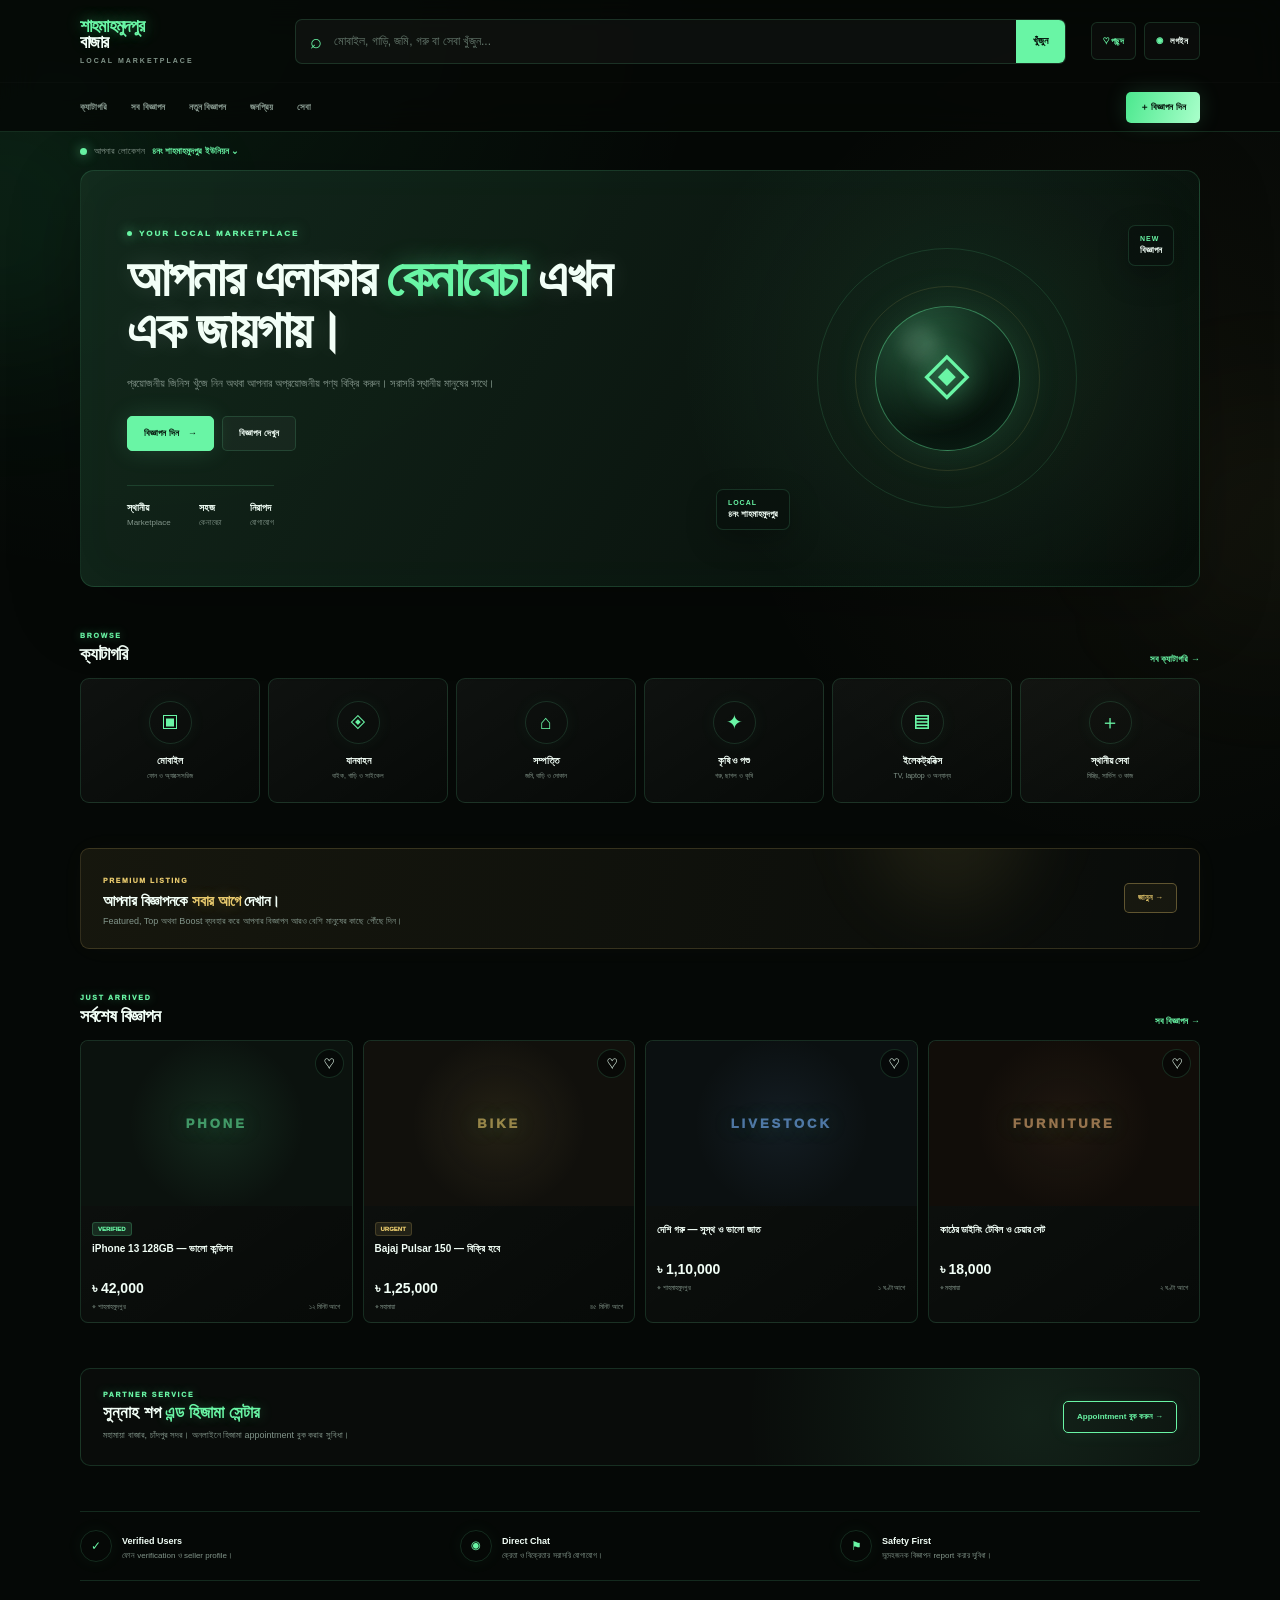
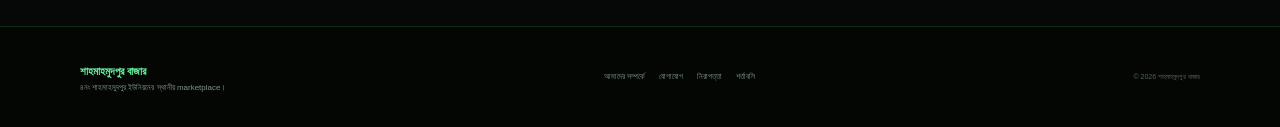
<file: index.html>
<!DOCTYPE html>
<html lang="bn">
<head>
  <meta charset="UTF-8">
  <meta name="viewport" content="width=device-width, initial-scale=1.0">

  <title>শাহমাহমুদপুর বাজার | স্থানীয় ক্রয়-বিক্রয়</title>
  <meta
    name="description"
    content="৪নং শাহমাহমুদপুর ইউনিয়নের স্থানীয় ক্রয়-বিক্রয় মার্কেটপ্লেস।"
  >

  <link rel="stylesheet" href="style.css">
</head>

<body>

  <!-- Ambient Background -->
  <div class="ambient ambient-one"></div>
  <div class="ambient ambient-two"></div>
  <div class="ambient-grid"></div>

  <!-- Header -->
  <header class="site-header">

    <div class="container header-inner">

      <a href="index.html" class="brand">
        <span class="brand-main">শাহমাহমুদপুর</span>
        <span class="brand-sub">বাজার</span>
        <small>LOCAL MARKETPLACE</small>
      </a>

      <div class="header-search">

        <div class="search-box">

          <span class="search-icon">⌕</span>

          <input
            id="searchInput"
            type="search"
            placeholder="মোবাইল, গাড়ি, জমি, গরু বা সেবা খুঁজুন..."
            autocomplete="off"
          >

          <button id="searchButton" type="button">
            খুঁজুন
          </button>

        </div>

      </div>

      <div class="header-actions">

        <button class="icon-button" id="favoriteButton" type="button">
          ♡
          <span>পছন্দ</span>
        </button>

        <button class="account-button" id="loginButton" type="button">
          <span class="account-icon">◉</span>
          <span>লগইন</span>
        </button>

      </div>

    </div>

    <!-- Navigation -->
    <nav class="main-nav">

      <div class="container nav-inner">

        <div class="nav-links">

          <button type="button">ক্যাটাগরি</button>
          <button type="button">সব বিজ্ঞাপন</button>
          <button type="button">নতুন বিজ্ঞাপন</button>
          <button type="button">জনপ্রিয়</button>
          <button type="button">সেবা</button>

        </div>

        <button class="post-ad-button" id="postAdButton" type="button">
          <span>＋</span>
          বিজ্ঞাপন দিন
        </button>

      </div>

    </nav>

  </header>


  <main>

    <!-- Location -->
    <section class="location-section">

      <div class="container">

        <div class="location">

          <span class="location-dot"></span>

          <span>আপনার লোকেশন</span>

          <button type="button">
            ৪নং শাহমাহমুদপুর ইউনিয়ন
            <span>⌄</span>
          </button>

        </div>

      </div>

    </section>


    <!-- Hero -->
    <section class="hero-section">

      <div class="container">

        <div class="hero">

          <div class="hero-content">

            <div class="eyebrow">
              <span></span>
              YOUR LOCAL MARKETPLACE
            </div>

            <h1>
              আপনার এলাকার
              <strong>কেনাবেচা</strong>
              এখন এক জায়গায়।
            </h1>

            <p>
              প্রয়োজনীয় জিনিস খুঁজে নিন অথবা আপনার অপ্রয়োজনীয়
              পণ্য বিক্রি করুন। সরাসরি স্থানীয় মানুষের সাথে।
            </p>

            <div class="hero-actions">

              <button
                class="primary-button"
                id="heroPostButton"
                type="button"
              >
                বিজ্ঞাপন দিন
                <span>→</span>
              </button>

              <button
                class="secondary-button"
                id="exploreButton"
                type="button"
              >
                বিজ্ঞাপন দেখুন
              </button>

            </div>

            <div class="hero-stats">

              <div>
                <strong>স্থানীয়</strong>
                <span>Marketplace</span>
              </div>

              <div>
                <strong>সহজ</strong>
                <span>কেনাবেচা</span>
              </div>

              <div>
                <strong>নিরাপদ</strong>
                <span>যোগাযোগ</span>
              </div>

            </div>

          </div>


          <div class="hero-visual">

            <div class="visual-ring ring-one"></div>
            <div class="visual-ring ring-two"></div>

            <div class="market-orb">

              <div class="orb-shine"></div>

              <div class="orb-symbol">
                ◈
              </div>

            </div>

            <div class="floating-card card-top">
              <span>NEW</span>
              <strong>বিজ্ঞাপন</strong>
            </div>

            <div class="floating-card card-bottom">
              <span>LOCAL</span>
              <strong>৪নং শাহমাহমুদপুর</strong>
            </div>

          </div>

        </div>

      </div>

    </section>


    <!-- Categories -->
    <section class="section">

      <div class="container">

        <div class="section-heading">

          <div>
            <span class="section-kicker">BROWSE</span>
            <h2>ক্যাটাগরি</h2>
          </div>

          <button type="button" class="view-all">
            সব ক্যাটাগরি →
          </button>

        </div>


        <div class="category-grid">

          <button class="category-card" data-category="মোবাইল" type="button">
            <span class="category-icon">▣</span>
            <strong>মোবাইল</strong>
            <small>ফোন ও অ্যাক্সেসরিজ</small>
          </button>

          <button class="category-card" data-category="যানবাহন" type="button">
            <span class="category-icon">◈</span>
            <strong>যানবাহন</strong>
            <small>বাইক, গাড়ি ও সাইকেল</small>
          </button>

          <button class="category-card" data-category="সম্পত্তি" type="button">
            <span class="category-icon">⌂</span>
            <strong>সম্পত্তি</strong>
            <small>জমি, বাড়ি ও দোকান</small>
          </button>

          <button class="category-card" data-category="কৃষি" type="button">
            <span class="category-icon">✦</span>
            <strong>কৃষি ও পশু</strong>
            <small>গরু, ছাগল ও কৃষি</small>
          </button>

          <button class="category-card" data-category="ইলেকট্রনিক্স" type="button">
            <span class="category-icon">▤</span>
            <strong>ইলেকট্রনিক্স</strong>
            <small>TV, laptop ও অন্যান্য</small>
          </button>

          <button class="category-card" data-category="সেবা" type="button">
            <span class="category-icon">＋</span>
            <strong>স্থানীয় সেবা</strong>
            <small>মিস্ত্রি, সার্ভিস ও কাজ</small>
          </button>

        </div>

      </div>

    </section>


    <!-- Featured Promotion -->
    <section class="section">

      <div class="container">

        <div class="promotion">

          <div class="promotion-light"></div>

          <div class="promotion-content">

            <span class="promotion-label">
              PREMIUM LISTING
            </span>

            <h2>
              আপনার বিজ্ঞাপনকে
              <strong>সবার আগে</strong> দেখান।
            </h2>

            <p>
              Featured, Top অথবা Boost ব্যবহার করে
              আপনার বিজ্ঞাপন আরও বেশি মানুষের কাছে পৌঁছে দিন।
            </p>

          </div>

          <button id="promotionButton" type="button">
            জানুন →
          </button>

        </div>

      </div>

    </section>


    <!-- Latest Ads -->
    <section class="section listings-section">

      <div class="container">

        <div class="section-heading">

          <div>
            <span class="section-kicker">JUST ARRIVED</span>
            <h2>সর্বশেষ বিজ্ঞাপন</h2>
          </div>

          <button id="allAdsButton" type="button" class="view-all">
            সব বিজ্ঞাপন →
          </button>

        </div>


        <div class="listing-grid">

          <article class="listing-card">

            <button class="favorite" type="button" aria-label="Favourite">
              ♡
            </button>

            <div class="listing-image phone-image">
              <span>PHONE</span>
            </div>

            <div class="listing-content">

              <span class="verified-badge">
                VERIFIED
              </span>

              <h3>
                iPhone 13 128GB — ভালো কন্ডিশন
              </h3>

              <strong class="listing-price">
                ৳ 42,000
              </strong>

              <div class="listing-meta">
                <span>⌖ শাহমাহমুদপুর</span>
                <span>১২ মিনিট আগে</span>
              </div>

            </div>

          </article>


          <article class="listing-card">

            <button class="favorite" type="button" aria-label="Favourite">
              ♡
            </button>

            <div class="listing-image bike-image">
              <span>BIKE</span>
            </div>

            <div class="listing-content">

              <span class="urgent-badge">
                URGENT
              </span>

              <h3>
                Bajaj Pulsar 150 — বিক্রি হবে
              </h3>

              <strong class="listing-price">
                ৳ 1,25,000
              </strong>

              <div class="listing-meta">
                <span>⌖ মহামায়া</span>
                <span>৪৫ মিনিট আগে</span>
              </div>

            </div>

          </article>


          <article class="listing-card">

            <button class="favorite" type="button" aria-label="Favourite">
              ♡
            </button>

            <div class="listing-image livestock-image">
              <span>LIVESTOCK</span>
            </div>

            <div class="listing-content">

              <h3>
                দেশি গরু — সুস্থ ও ভালো জাত
              </h3>

              <strong class="listing-price">
                ৳ 1,10,000
              </strong>

              <div class="listing-meta">
                <span>⌖ শাহমাহমুদপুর</span>
                <span>১ ঘণ্টা আগে</span>
              </div>

            </div>

          </article>


          <article class="listing-card">

            <button class="favorite" type="button" aria-label="Favourite">
              ♡
            </button>

            <div class="listing-image furniture-image">
              <span>FURNITURE</span>
            </div>

            <div class="listing-content">

              <h3>
                কাঠের ডাইনিং টেবিল ও চেয়ার সেট
              </h3>

              <strong class="listing-price">
                ৳ 18,000
              </strong>

              <div class="listing-meta">
                <span>⌖ মহামায়া</span>
                <span>২ ঘণ্টা আগে</span>
              </div>

            </div>

          </article>

        </div>

      </div>

    </section>


    <!-- Hijama -->
    <section class="section">

      <div class="container">

        <div class="service-banner">

          <div>

            <span class="section-kicker">
              PARTNER SERVICE
            </span>

            <h2>
              সুন্নাহ শপ
              <span>এন্ড হিজামা সেন্টার</span>
            </h2>

            <p>
              মহামায়া বাজার, চাঁদপুর সদর।
              অনলাইনে হিজামা appointment বুক করার সুবিধা।
            </p>

          </div>

          <button id="hijamaButton" type="button">
            Appointment বুক করুন →
          </button>

        </div>

      </div>

    </section>


    <!-- Trust -->
    <section class="section trust-section">

      <div class="container">

        <div class="trust-grid">

          <div class="trust-item">
            <span>✓</span>
            <div>
              <strong>Verified Users</strong>
              <p>ফোন verification ও seller profile।</p>
            </div>
          </div>

          <div class="trust-item">
            <span>◉</span>
            <div>
              <strong>Direct Chat</strong>
              <p>ক্রেতা ও বিক্রেতার সরাসরি যোগাযোগ।</p>
            </div>
          </div>

          <div class="trust-item">
            <span>⚑</span>
            <div>
              <strong>Safety First</strong>
              <p>সন্দেহজনক বিজ্ঞাপন report করার সুবিধা।</p>
            </div>
          </div>

        </div>

      </div>

    </section>

  </main>


  <!-- Footer -->
  <footer class="site-footer">

    <div class="container footer-inner">

      <div>
        <strong>শাহমাহমুদপুর বাজার</strong>
        <p>
          ৪নং শাহমাহমুদপুর ইউনিয়নের স্থানীয় marketplace।
        </p>
      </div>

      <div class="footer-links">
        <button type="button">আমাদের সম্পর্কে</button>
        <button type="button">যোগাযোগ</button>
        <button type="button">নিরাপত্তা</button>
        <button type="button">শর্তাবলি</button>
      </div>

      <small>
        © 2026 শাহমাহমুদপুর বাজার
      </small>

    </div>

  </footer>


  <div id="toast" class="toast" role="status"></div>

  <script src="app.js"></script>

</body>
</html>
</file>
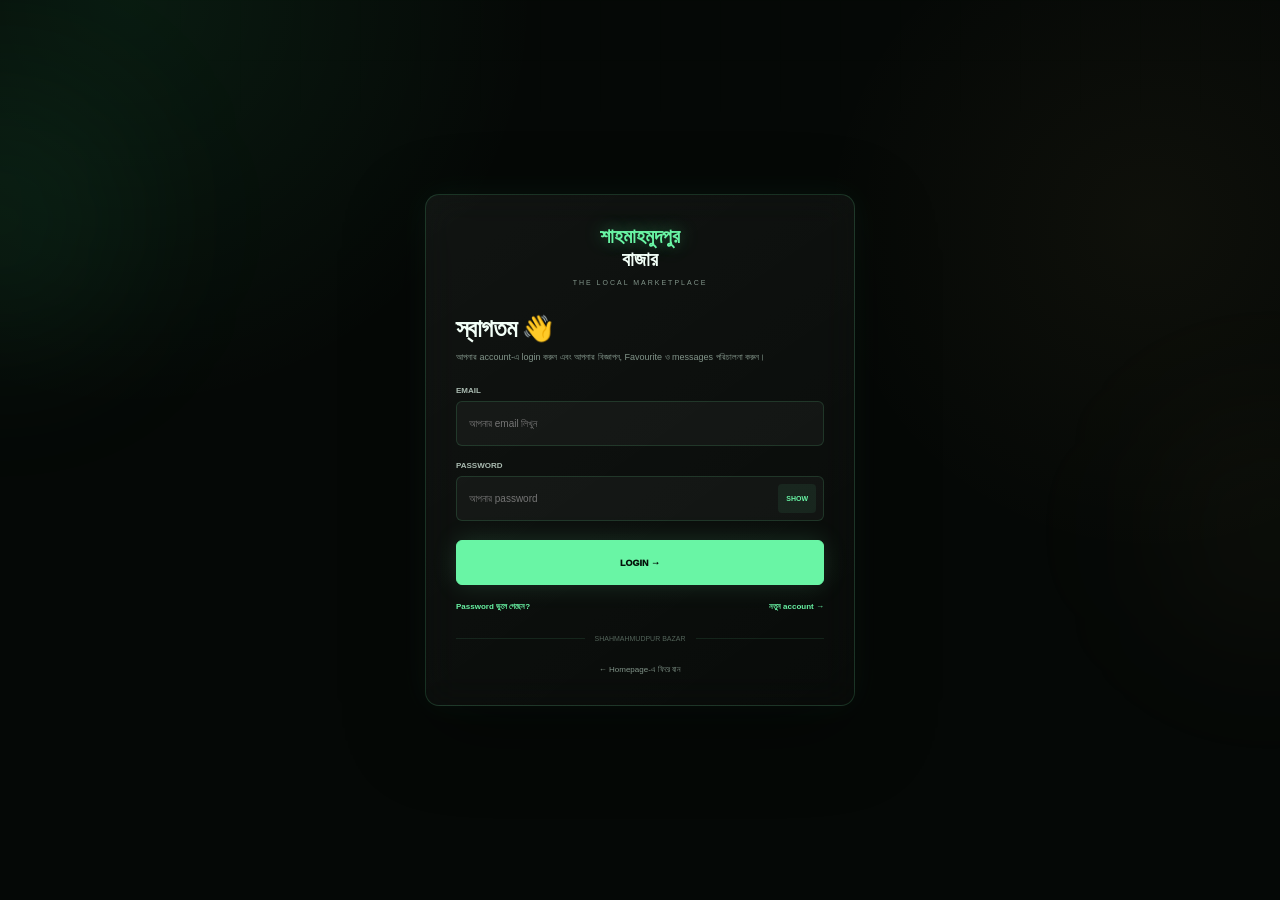
<file: login.html>
<!DOCTYPE html><html lang="bn">
<head>
  <meta charset="UTF-8">
  <meta name="viewport" content="width=device-width, initial-scale=1.0">  <title>লগইন | শাহমাহমুদপুর বাজার</title>  <link rel="stylesheet" href="style.css">  <style>
    .auth-page {
      min-height: 100vh;
      display: flex;
      align-items: center;
      justify-content: center;
      padding: 30px 15px;
    }

    .auth-box {
      width: min(100%, 430px);
      padding: 30px;
      border: 1px solid rgba(105,245,165,.16);
      border-radius: 14px;
      background:
        linear-gradient(
          145deg,
          rgba(255,255,255,.05),
          rgba(255,255,255,.015)
        );
      box-shadow:
        0 25px 80px rgba(0,0,0,.4),
        0 0 35px rgba(105,245,165,.06);
      backdrop-filter: blur(18px);
    }

    .auth-brand {
      text-align: center;
      margin-bottom: 28px;
    }

    .auth-brand strong {
      display: block;
      color: var(--green);
      font-size: 20px;
      text-shadow: 0 0 18px rgba(105,245,165,.4);
    }

    .auth-brand span {
      font-size: 20px;
      font-weight: 900;
    }

    .auth-brand small {
      display: block;
      margin-top: 8px;
      color: var(--muted);
      font-size: 7px;
      letter-spacing: 2px;
    }

    .auth-title {
      font-size: 25px;
      letter-spacing: -.8px;
      margin-bottom: 6px;
    }

    .auth-description {
      color: var(--muted);
      font-size: 9px;
      line-height: 1.6;
      margin-bottom: 22px;
    }

    .auth-field {
      margin-bottom: 15px;
    }

    .auth-field label {
      display: block;
      color: #aabbb1;
      font-size: 8px;
      font-weight: 800;
      margin-bottom: 6px;
    }

    .auth-field input {
      width: 100%;
      height: 45px;
      border: 1px solid rgba(105,245,165,.14);
      border-radius: 6px;
      background: rgba(255,255,255,.035);
      color: white;
      outline: none;
      padding: 0 12px;
      font-size: 10px;
    }

    .auth-field input:focus {
      border-color: rgba(105,245,165,.6);
      box-shadow: 0 0 20px rgba(105,245,165,.08);
    }

    .password-wrap {
      position: relative;
    }

    .password-wrap input {
      padding-right: 70px;
    }

    .show-password {
      position: absolute;
      right: 8px;
      top: 8px;
      height: 29px;
      border: 0;
      border-radius: 4px;
      background: rgba(105,245,165,.07);
      color: var(--green);
      padding: 0 8px;
      font-size: 7px;
      font-weight: 900;
    }

    .auth-submit {
      width: 100%;
      height: 45px;
      border: 1px solid var(--green);
      border-radius: 6px;
      background: var(--green);
      color: #041009;
      font-size: 9px;
      font-weight: 950;
      margin-top: 4px;
      box-shadow: 0 0 25px rgba(105,245,165,.15);
      transition: .2s;
    }

    .auth-submit:hover {
      transform: translateY(-2px);
      box-shadow: 0 0 32px rgba(105,245,165,.28);
    }

    .auth-submit:disabled {
      opacity: .55;
      cursor: not-allowed;
      transform: none;
    }

    .auth-message {
      display: none;
      margin-top: 13px;
      padding: 10px;
      border-radius: 5px;
      font-size: 8px;
      line-height: 1.5;
    }

    .auth-message.show {
      display: block;
    }

    .auth-message.error {
      color: #ff9ba9;
      background: rgba(255,70,100,.07);
      border: 1px solid rgba(255,70,100,.15);
    }

    .auth-message.success {
      color: var(--green);
      background: rgba(105,245,165,.06);
      border: 1px solid rgba(105,245,165,.15);
    }

    .auth-links {
      display: flex;
      justify-content: space-between;
      margin-top: 17px;
    }

    .auth-links a {
      color: var(--green);
      font-size: 8px;
      font-weight: 800;
    }

    .auth-divider {
      display: flex;
      align-items: center;
      gap: 10px;
      margin: 23px 0;
      color: #53645a;
      font-size: 7px;
    }

    .auth-divider::before,
    .auth-divider::after {
      content: "";
      flex: 1;
      height: 1px;
      background: rgba(105,245,165,.1);
    }

    .back-home {
      display: block;
      text-align: center;
      color: var(--muted);
      font-size: 8px;
    }

    .back-home:hover {
      color: var(--green);
    }

    @media(max-width:500px) {
      .auth-box {
        padding: 24px 19px;
      }
    }
  </style></head><body>  <div class="ambient ambient-one"></div>
  <div class="ambient ambient-two"></div>
  <div class="ambient-grid"></div>  <main class="auth-page"><section class="auth-box">

  <div class="auth-brand">
    <strong>শাহমাহমুদপুর</strong>
    <span>বাজার</span>
    <small>THE LOCAL MARKETPLACE</small>
  </div>

  <h1 class="auth-title">স্বাগতম 👋</h1>

  <p class="auth-description">
    আপনার account-এ login করুন এবং আপনার বিজ্ঞাপন,
    Favourite ও messages পরিচালনা করুন।
  </p>

  <form id="loginForm">

    <div class="auth-field">
      <label for="loginEmail">
        EMAIL
      </label>

      <input
        id="loginEmail"
        type="email"
        placeholder="আপনার email লিখুন"
        autocomplete="email"
        required
      >
    </div>

    <div class="auth-field">

      <label for="loginPassword">
        PASSWORD
      </label>

      <div class="password-wrap">

        <input
          id="loginPassword"
          type="password"
          placeholder="আপনার password"
          autocomplete="current-password"
          required
        >

        <button
          class="show-password"
          id="togglePassword"
          type="button"
        >
          SHOW
        </button>

      </div>

    </div>

    <button
      class="auth-submit"
      id="loginSubmit"
      type="submit"
    >
      LOGIN →
    </button>

    <div
      id="loginMessage"
      class="auth-message"
    ></div>

  </form>

  <div class="auth-links">

    <a href="#" id="forgotPassword">
      Password ভুলে গেছেন?
    </a>

    <a href="register.html">
      নতুন account →
    </a>

  </div>

  <div class="auth-divider">
    SHAHMAHMUDPUR BAZAR
  </div>

  <a
    href="index.html"
    class="back-home"
  >
    ← Homepage-এ ফিরে যান
  </a>

</section>

  </main>  <script src="auth.js"></script></body>
</html>
</file>
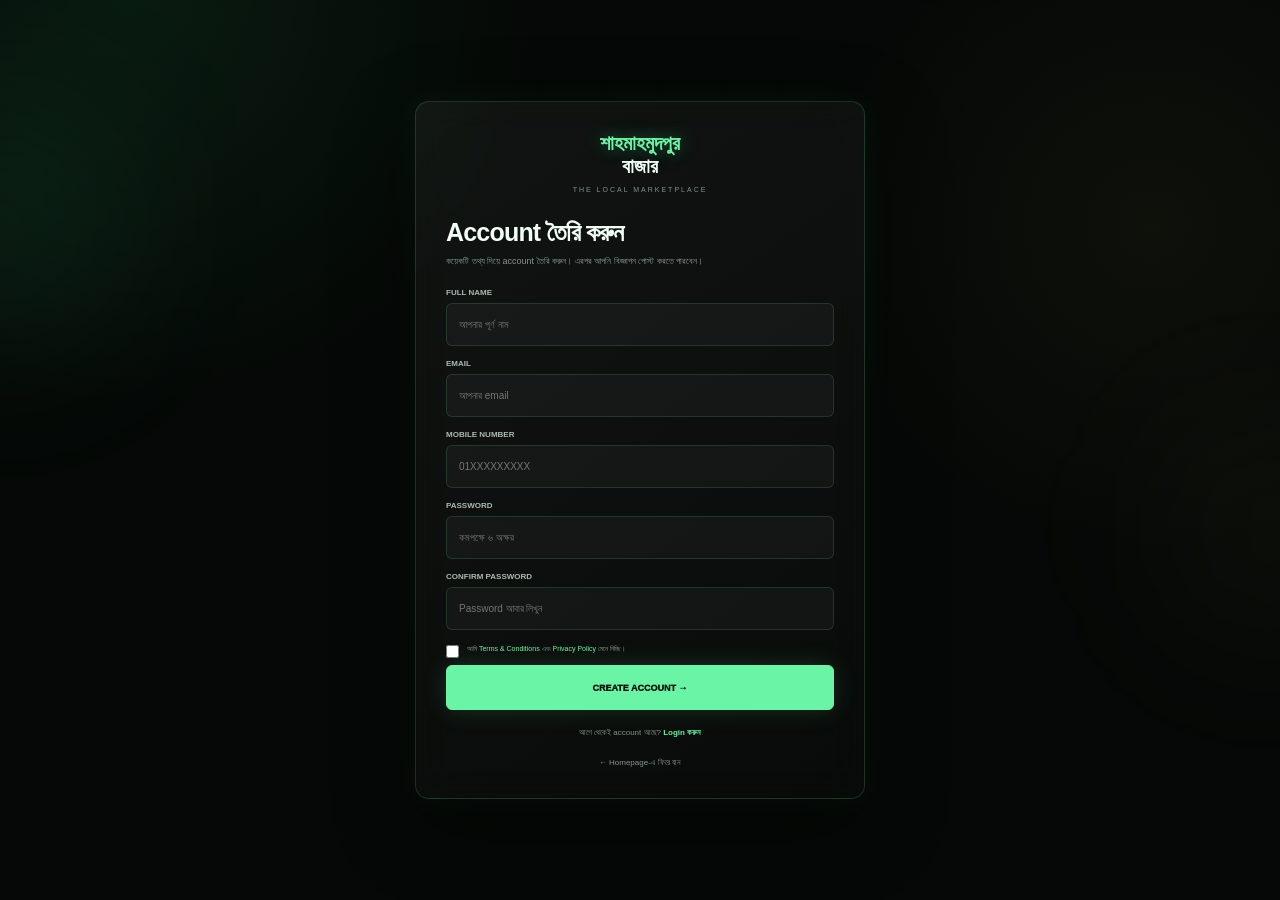
<file: register.html>
<!DOCTYPE html><html lang="bn">
<head>
  <meta charset="UTF-8">
  <meta name="viewport" content="width=device-width, initial-scale=1.0">  <title>Register | শাহমাহমুদপুর বাজার</title>  <link rel="stylesheet" href="style.css">  <style>
    .auth-page {
      min-height: 100vh;
      display: flex;
      align-items: center;
      justify-content: center;
      padding: 30px 15px;
    }

    .auth-box {
      width: min(100%, 450px);
      padding: 30px;
      border: 1px solid rgba(105,245,165,.16);
      border-radius: 14px;
      background:
        linear-gradient(
          145deg,
          rgba(255,255,255,.05),
          rgba(255,255,255,.015)
        );
      box-shadow:
        0 25px 80px rgba(0,0,0,.4),
        0 0 35px rgba(105,245,165,.06);
      backdrop-filter: blur(18px);
    }

    .auth-brand {
      text-align: center;
      margin-bottom: 25px;
    }

    .auth-brand strong {
      display: block;
      color: var(--green);
      font-size: 20px;
      text-shadow: 0 0 18px rgba(105,245,165,.4);
    }

    .auth-brand span {
      font-size: 20px;
      font-weight: 900;
    }

    .auth-brand small {
      display: block;
      margin-top: 8px;
      color: var(--muted);
      font-size: 7px;
      letter-spacing: 2px;
    }

    .auth-title {
      font-size: 25px;
      letter-spacing: -.8px;
      margin-bottom: 6px;
    }

    .auth-description {
      color: var(--muted);
      font-size: 9px;
      line-height: 1.6;
      margin-bottom: 20px;
    }

    .auth-field {
      margin-bottom: 13px;
    }

    .auth-field label {
      display: block;
      color: #aabbb1;
      font-size: 8px;
      font-weight: 800;
      margin-bottom: 6px;
    }

    .auth-field input {
      width: 100%;
      height: 43px;
      border: 1px solid rgba(105,245,165,.14);
      border-radius: 6px;
      background: rgba(255,255,255,.035);
      color: white;
      outline: none;
      padding: 0 12px;
      font-size: 10px;
    }

    .auth-field input:focus {
      border-color: rgba(105,245,165,.6);
      box-shadow: 0 0 20px rgba(105,245,165,.08);
    }

    .auth-submit {
      width: 100%;
      height: 45px;
      border: 1px solid var(--green);
      border-radius: 6px;
      background: var(--green);
      color: #041009;
      font-size: 9px;
      font-weight: 950;
      margin-top: 7px;
      box-shadow: 0 0 25px rgba(105,245,165,.15);
      transition: .2s;
    }

    .auth-submit:hover {
      transform: translateY(-2px);
      box-shadow: 0 0 32px rgba(105,245,165,.28);
    }

    .auth-submit:disabled {
      opacity: .55;
      cursor: not-allowed;
    }

    .terms {
      display: flex;
      align-items: flex-start;
      gap: 8px;
      margin-top: 14px;
      color: var(--muted);
      font-size: 7px;
      line-height: 1.5;
    }

    .terms input {
      margin-top: 1px;
      accent-color: var(--green);
    }

    .terms a {
      color: var(--green);
    }

    .auth-message {
      display: none;
      margin-top: 13px;
      padding: 10px;
      border-radius: 5px;
      font-size: 8px;
      line-height: 1.5;
    }

    .auth-message.show {
      display: block;
    }

    .auth-message.error {
      color: #ff9ba9;
      background: rgba(255,70,100,.07);
      border: 1px solid rgba(255,70,100,.15);
    }

    .auth-message.success {
      color: var(--green);
      background: rgba(105,245,165,.06);
      border: 1px solid rgba(105,245,165,.15);
    }

    .auth-footer {
      text-align: center;
      margin-top: 18px;
      color: var(--muted);
      font-size: 8px;
    }

    .auth-footer a {
      color: var(--green);
      font-weight: 800;
    }

    .back-home {
      display: block;
      text-align: center;
      color: var(--muted);
      font-size: 8px;
      margin-top: 20px;
    }

    .back-home:hover {
      color: var(--green);
    }
  </style></head><body>  <div class="ambient ambient-one"></div>
  <div class="ambient ambient-two"></div>
  <div class="ambient-grid"></div>  <main class="auth-page"><section class="auth-box">

  <div class="auth-brand">
    <strong>শাহমাহমুদপুর</strong>
    <span>বাজার</span>
    <small>THE LOCAL MARKETPLACE</small>
  </div>

  <h1 class="auth-title">
    Account তৈরি করুন
  </h1>

  <p class="auth-description">
    কয়েকটি তথ্য দিয়ে account তৈরি করুন।
    এরপর আপনি বিজ্ঞাপন পোস্ট করতে পারবেন।
  </p>

  <form id="registerForm">

    <div class="auth-field">

      <label for="registerName">
        FULL NAME
      </label>

      <input
        id="registerName"
        type="text"
        placeholder="আপনার পূর্ণ নাম"
        autocomplete="name"
        maxlength="80"
        required
      >

    </div>

    <div class="auth-field">

      <label for="registerEmail">
        EMAIL
      </label>

      <input
        id="registerEmail"
        type="email"
        placeholder="আপনার email"
        autocomplete="email"
        required
      >

    </div>

    <div class="auth-field">

      <label for="registerPhone">
        MOBILE NUMBER
      </label>

      <input
        id="registerPhone"
        type="tel"
        placeholder="01XXXXXXXXX"
        autocomplete="tel"
        maxlength="15"
        required
      >

    </div>

    <div class="auth-field">

      <label for="registerPassword">
        PASSWORD
      </label>

      <input
        id="registerPassword"
        type="password"
        placeholder="কমপক্ষে ৬ অক্ষর"
        autocomplete="new-password"
        minlength="6"
        required
      >

    </div>

    <div class="auth-field">

      <label for="registerConfirm">
        CONFIRM PASSWORD
      </label>

      <input
        id="registerConfirm"
        type="password"
        placeholder="Password আবার লিখুন"
        autocomplete="new-password"
        minlength="6"
        required
      >

    </div>

    <label class="terms">

      <input
        id="terms"
        type="checkbox"
        required
      >

      <span>
        আমি
        <a href="#">Terms & Conditions</a>
        এবং
        <a href="#">Privacy Policy</a>
        মেনে নিচ্ছি।
      </span>

    </label>

    <button
      class="auth-submit"
      id="registerSubmit"
      type="submit"
    >
      CREATE ACCOUNT →
    </button>

    <div
      id="registerMessage"
      class="auth-message"
    ></div>

  </form>

  <div class="auth-footer">
    আগে থেকেই account আছে?
    <a href="login.html">Login করুন</a>
  </div>

  <a
    href="index.html"
    class="back-home"
  >
    ← Homepage-এ ফিরে যান
  </a>

</section>

  </main>  <script src="auth.js"></script></body>
</html>
</file>
<file: style.css>
:root {
  --bg: #050806;
  --bg-soft: #080e0b;
  --panel: rgba(14, 23, 18, 0.78);
  --panel-solid: #0d1511;
  --line: rgba(116, 255, 176, 0.14);

  --green: #69f5a5;
  --green-dark: #155b3b;

  --gold: #e7c96d;

  --text: #f2fff7;
  --muted: #82958a;

  --radius: 12px;
  --container: 1120px;

  --transition: 220ms ease;
}

* {
  margin: 0;
  padding: 0;
  box-sizing: border-box;
}

html {
  scroll-behavior: smooth;
}

body {
  min-height: 100vh;
  background:
    radial-gradient(
      circle at 10% 0%,
      rgba(61, 255, 145, 0.08),
      transparent 28%
    ),
    radial-gradient(
      circle at 90% 25%,
      rgba(231, 201, 109, 0.045),
      transparent 25%
    ),
    var(--bg);

  color: var(--text);

  font-family:
    Inter,
    "Noto Sans Bengali",
    "Segoe UI",
    Arial,
    sans-serif;

  overflow-x: hidden;
}

button,
input {
  font: inherit;
}

button {
  cursor: pointer;
}

a {
  color: inherit;
  text-decoration: none;
}

.container {
  width: min(calc(100% - 36px), var(--container));
  margin: auto;
}


/* =========================
   AMBIENT EFFECT
========================= */

.ambient {
  position: fixed;
  pointer-events: none;
  border-radius: 50%;
  filter: blur(80px);
  z-index: -2;
}

.ambient-one {
  width: 260px;
  height: 260px;
  background: rgba(73, 255, 153, 0.07);
  top: 90px;
  left: -130px;
  animation: floatOne 8s ease-in-out infinite;
}

.ambient-two {
  width: 220px;
  height: 220px;
  background: rgba(231, 201, 109, 0.045);
  right: -100px;
  top: 420px;
  animation: floatTwo 10s ease-in-out infinite;
}

.ambient-grid {
  position: fixed;
  inset: 0;
  pointer-events: none;
  z-index: -3;
  opacity: 0.12;

  background-image:
    linear-gradient(
      rgba(105, 245, 165, 0.035) 1px,
      transparent 1px
    ),
    linear-gradient(
      90deg,
      rgba(105, 245, 165, 0.035) 1px,
      transparent 1px
    );

  background-size: 60px 60px;

  mask-image: linear-gradient(
    to bottom,
    black,
    transparent 75%
  );
}

@keyframes floatOne {
  0%,
  100% {
    transform: translate(0, 0);
  }

  50% {
    transform: translate(55px, 30px);
  }
}

@keyframes floatTwo {
  0%,
  100% {
    transform: translate(0, 0);
  }

  50% {
    transform: translate(-45px, -35px);
  }
}


/* =========================
   HEADER
========================= */

.site-header {
  position: relative;
  z-index: 10;
  background: rgba(5, 8, 6, 0.82);
  backdrop-filter: blur(18px);
  border-bottom: 1px solid var(--line);
}

.header-inner {
  min-height: 82px;

  display: grid;
  grid-template-columns: 190px 1fr auto;

  align-items: center;
  gap: 25px;
}

.brand {
  display: inline-flex;
  flex-direction: column;
  width: fit-content;

  line-height: 0.9;

  letter-spacing: -0.8px;

  text-shadow:
    0 0 18px rgba(105, 245, 165, 0.12);
}

.brand-main {
  color: var(--green);
  font-size: 18px;
  font-weight: 900;

  text-shadow:
    0 0 16px rgba(105, 245, 165, 0.42);
}

.brand-sub {
  color: var(--text);
  font-size: 18px;
  font-weight: 900;
}

.brand small {
  margin-top: 8px;

  color: var(--muted);

  font-size: 7px;
  font-weight: 700;

  letter-spacing: 2px;
}


.header-search {
  width: 100%;
}

.search-box {
  height: 45px;

  display: flex;
  align-items: center;

  border: 1px solid var(--line);
  border-radius: 7px;

  background: rgba(255, 255, 255, 0.035);

  transition:
    border-color var(--transition),
    box-shadow var(--transition);
}

.search-box:focus-within {
  border-color: rgba(105, 245, 165, 0.65);

  box-shadow:
    0 0 0 1px rgba(105, 245, 165, 0.08),
    0 0 28px rgba(105, 245, 165, 0.09);
}

.search-icon {
  padding-left: 14px;

  color: var(--green);

  font-size: 20px;
}

.search-box input {
  min-width: 0;
  flex: 1;

  border: 0;
  outline: 0;

  background: transparent;

  color: var(--text);

  padding: 0 12px;

  font-size: 12px;
}

.search-box input::placeholder {
  color: #66796e;
}

.search-box button {
  height: 100%;

  border: 0;
  border-radius: 0 6px 6px 0;

  padding: 0 17px;

  background: var(--green);
  color: #041009;

  font-size: 10px;
  font-weight: 900;
}


.header-actions {
  display: flex;
  align-items: center;
  gap: 8px;
}

.icon-button,
.account-button {
  border: 1px solid var(--line);

  background: rgba(255, 255, 255, 0.025);

  color: var(--text);

  border-radius: 6px;

  min-height: 38px;

  padding: 0 11px;

  font-size: 9px;
  font-weight: 800;

  transition: var(--transition);
}

.icon-button:hover,
.account-button:hover {
  border-color: rgba(105, 245, 165, 0.45);

  box-shadow:
    0 0 18px rgba(105, 245, 165, 0.08);
}

.icon-button {
  color: var(--green);
}

.account-icon {
  color: var(--green);
  margin-right: 4px;
}


/* =========================
   NAV
========================= */

.main-nav {
  border-top: 1px solid rgba(255, 255, 255, 0.015);
}

.nav-inner {
  min-height: 48px;

  display: flex;
  align-items: center;
  justify-content: space-between;

  gap: 15px;
}

.nav-links {
  display: flex;
  align-items: center;
  gap: 24px;

  overflow-x: auto;
}

.nav-links button {
  border: 0;
  background: transparent;

  color: #899b91;

  white-space: nowrap;

  font-size: 9px;
  font-weight: 800;

  transition: var(--transition);
}

.nav-links button:hover {
  color: var(--green);

  text-shadow:
    0 0 12px rgba(105, 245, 165, 0.45);
}

.post-ad-button {
  position: relative;
  overflow: hidden;

  border: 0;
  border-radius: 5px;

  padding: 9px 14px;

  background:
    linear-gradient(
      110deg,
      #4be88e,
      #aaffcb
    );

  color: #041009;

  font-size: 9px;
  font-weight: 950;

  box-shadow:
    0 0 22px rgba(105, 245, 165, 0.16);
}

.post-ad-button::after {
  content: "";

  position: absolute;

  width: 35px;
  height: 150%;

  top: -25%;
  left: -70px;

  transform: rotate(20deg);

  background: rgba(255, 255, 255, 0.65);

  filter: blur(7px);

  animation: buttonShine 3.5s infinite;
}

@keyframes buttonShine {
  0% {
    left: -70px;
  }

  55%,
  100% {
    left: 150%;
  }
}


/* =========================
   LOCATION
========================= */

.location-section {
  padding: 14px 0 0;
}

.location {
  display: flex;
  align-items: center;
  gap: 7px;

  color: var(--muted);

  font-size: 9px;
}

.location-dot {
  width: 7px;
  height: 7px;

  border-radius: 50%;

  background: var(--green);

  box-shadow:
    0 0 12px rgba(105, 245, 165, 0.75);
}

.location button {
  border: 0;
  background: transparent;

  color: var(--green);

  font-size: 9px;
  font-weight: 800;
}


/* =========================
   HERO
========================= */

.hero-section {
  padding-top: 13px;
}

.hero {
  position: relative;

  min-height: 390px;

  display: grid;
  grid-template-columns: 1.1fr 0.9fr;

  overflow: hidden;

  border: 1px solid rgba(105, 245, 165, 0.15);
  border-radius: 14px;

  background:
    radial-gradient(
      circle at 80% 45%,
      rgba(105, 245, 165, 0.09),
      transparent 32%
    ),
    linear-gradient(
      120deg,
      rgba(20, 43, 30, 0.9),
      rgba(7, 12, 9, 0.92)
    );

  box-shadow:
    inset 0 0 50px rgba(105, 245, 165, 0.025),
    0 20px 70px rgba(0, 0, 0, 0.25);

  animation: reveal 0.8s ease both;
}

.hero::before {
  content: "";

  position: absolute;
  inset: 0;

  background:
    linear-gradient(
      105deg,
      transparent 25%,
      rgba(105, 245, 165, 0.035) 50%,
      transparent 75%
    );

  transform: translateX(-100%);

  animation: heroSweep 6s infinite;
}

@keyframes heroSweep {
  0%,
  35% {
    transform: translateX(-100%);
  }

  70%,
  100% {
    transform: translateX(100%);
  }
}

@keyframes reveal {
  from {
    opacity: 0;
    transform: translateY(12px);
  }

  to {
    opacity: 1;
    transform: translateY(0);
  }
}

.hero-content {
  position: relative;
  z-index: 2;

  padding: 58px 46px;
}

.eyebrow {
  display: flex;
  align-items: center;
  gap: 7px;

  color: var(--green);

  font-size: 8px;
  font-weight: 950;

  letter-spacing: 2px;

  text-shadow:
    0 0 13px rgba(105, 245, 165, 0.5);
}

.eyebrow span {
  width: 5px;
  height: 5px;

  border-radius: 50%;

  background: var(--green);

  box-shadow:
    0 0 12px var(--green);
}

.hero h1 {
  max-width: 560px;

  margin-top: 14px;

  font-size: clamp(34px, 4.2vw, 53px);

  line-height: 0.98;

  letter-spacing: -2.4px;

  font-weight: 850;

  text-shadow:
    0 0 24px rgba(242, 255, 247, 0.12);
}

.hero h1 strong {
  color: var(--green);

  text-shadow:
    0 0 25px rgba(105, 245, 165, 0.36);
}

.hero p {
  max-width: 500px;

  margin-top: 18px;

  color: var(--muted);

  font-size: 11px;

  line-height: 1.7;
}

.hero-actions {
  display: flex;
  gap: 8px;

  margin-top: 23px;
}

.primary-button,
.secondary-button {
  border-radius: 5px;

  padding: 11px 16px;

  font-size: 9px;
  font-weight: 900;
}

.primary-button {
  border: 1px solid var(--green);

  background: var(--green);

  color: #041009;

  box-shadow:
    0 0 25px rgba(105, 245, 165, 0.16);

  transition: var(--transition);
}

.primary-button:hover {
  transform: translateY(-2px);

  box-shadow:
    0 0 32px rgba(105, 245, 165, 0.3);
}

.primary-button span {
  margin-left: 7px;
}

.secondary-button {
  border: 1px solid var(--line);

  background: rgba(255, 255, 255, 0.035);

  color: var(--text);
}

.secondary-button:hover {
  border-color: rgba(105, 245, 165, 0.4);
}

.hero-stats {
  display: flex;

  gap: 28px;

  margin-top: 34px;

  padding-top: 16px;

  border-top: 1px solid var(--line);

  width: fit-content;
}

.hero-stats div {
  display: flex;
  flex-direction: column;
  gap: 4px;
}

.hero-stats strong {
  font-size: 10px;
}

.hero-stats span {
  color: var(--muted);

  font-size: 8px;
}


/* Hero visual */

.hero-visual {
  position: relative;

  display: flex;
  align-items: center;
  justify-content: center;

  min-height: 320px;
}

.visual-ring {
  position: absolute;

  border: 1px solid rgba(105, 245, 165, 0.13);

  border-radius: 50%;
}

.ring-one {
  width: 260px;
  height: 260px;

  animation: rotateRing 20s linear infinite;
}

.ring-two {
  width: 185px;
  height: 185px;

  border-color: rgba(231, 201, 109, 0.12);

  animation: rotateRingReverse 16s linear infinite;
}

@keyframes rotateRing {
  to {
    transform: rotate(360deg);
  }
}

@keyframes rotateRingReverse {
  to {
    transform: rotate(-360deg);
  }
}

.market-orb {
  position: relative;

  width: 145px;
  height: 145px;

  display: flex;
  align-items: center;
  justify-content: center;

  border: 1px solid rgba(105, 245, 165, 0.42);

  border-radius: 50%;

  background:
    radial-gradient(
      circle at 35% 25%,
      rgba(105, 245, 165, 0.25),
      rgba(7, 18, 12, 0.95) 65%
    );

  box-shadow:
    0 0 45px rgba(105, 245, 165, 0.13),
    inset 0 0 35px rgba(105, 245, 165, 0.07);

  animation: orbPulse 4s ease-in-out infinite;
}

@keyframes orbPulse {
  50% {
    transform: scale(1.035);

    box-shadow:
      0 0 65px rgba(105, 245, 165, 0.21),
      inset 0 0 40px rgba(105, 245, 165, 0.1);
  }
}

.orb-symbol {
  color: var(--green);

  font-size: 63px;

  text-shadow:
    0 0 25px rgba(105, 245, 165, 0.55);
}

.orb-shine {
  position: absolute;

  width: 38px;
  height: 38px;

  top: 18px;
  left: 25px;

  border-radius: 50%;

  background: rgba(255, 255, 255, 0.09);

  filter: blur(7px);
}

.floating-card {
  position: absolute;

  display: flex;
  flex-direction: column;
  gap: 3px;

  padding: 9px 11px;

  border: 1px solid var(--line);

  border-radius: 7px;

  background: rgba(9, 16, 12, 0.75);

  backdrop-filter: blur(12px);

  box-shadow:
    0 10px 30px rgba(0, 0, 0, 0.25);

  animation: floatingCard 5s ease-in-out infinite;
}

.floating-card span {
  color: var(--green);

  font-size: 7px;
  font-weight: 900;
  letter-spacing: 1px;
}

.floating-card strong {
  font-size: 9px;
}

.card-top {
  top: 54px;
  right: 25px;
}

.card-bottom {
  bottom: 56px;
  left: 20px;

  animation-delay: -2.5s;
}

@keyframes floatingCard {
  50% {
    transform: translateY(-8px);
  }
}


/* =========================
   SECTIONS
========================= */

.section {
  padding-top: 45px;
}

.section-heading {
  display: flex;
  justify-content: space-between;
  align-items: end;

  margin-bottom: 13px;
}

.section-kicker {
  display: block;

  margin-bottom: 5px;

  color: var(--green);

  font-size: 7px;
  font-weight: 950;

  letter-spacing: 1.7px;

  text-shadow:
    0 0 10px rgba(105, 245, 165, 0.4);
}

.section-heading h2 {
  font-size: 18px;

  letter-spacing: -0.5px;
}

.view-all {
  border: 0;
  background: transparent;

  color: var(--green);

  font-size: 9px;
  font-weight: 900;
}


/* =========================
   CATEGORY
========================= */

.category-grid {
  display: grid;

  grid-template-columns: repeat(6, 1fr);

  gap: 8px;
}

.category-card {
  min-height: 125px;

  border: 1px solid var(--line);
  border-radius: 9px;

  background:
    linear-gradient(
      145deg,
      rgba(255, 255, 255, 0.045),
      rgba(255, 255, 255, 0.012)
    );

  color: var(--text);

  padding: 15px 9px;

  display: flex;
  flex-direction: column;
  align-items: center;
  justify-content: center;

  transition:
    transform var(--transition),
    border-color var(--transition),
    box-shadow var(--transition);
}

.category-card:hover {
  transform: translateY(-5px);

  border-color: rgba(105, 245, 165, 0.45);

  box-shadow:
    0 12px 32px rgba(0, 0, 0, 0.25),
    0 0 24px rgba(105, 245, 165, 0.07);
}

.category-icon {
  width: 43px;
  height: 43px;

  display: flex;
  align-items: center;
  justify-content: center;

  border: 1px solid var(--line);

  border-radius: 50%;

  color: var(--green);

  font-size: 20px;

  margin-bottom: 11px;

  box-shadow:
    0 0 18px rgba(105, 245, 165, 0.05);
}

.category-card strong {
  font-size: 10px;
}

.category-card small {
  color: var(--muted);

  font-size: 7px;

  margin-top: 5px;

  text-align: center;
}


/* =========================
   PROMOTION
========================= */

.promotion {
  position: relative;

  overflow: hidden;

  display: flex;
  justify-content: space-between;
  align-items: center;

  gap: 20px;

  padding: 20px 22px;

  border: 1px solid rgba(231, 201, 109, 0.18);

  border-radius: 9px;

  background:
    linear-gradient(
      100deg,
      rgba(231, 201, 109, 0.08),
      rgba(255, 255, 255, 0.018)
    );

  box-shadow:
    0 0 30px rgba(231, 201, 109, 0.025);
}

.promotion-light {
  position: absolute;

  width: 160px;
  height: 160px;

  right: 15%;
  top: -100px;

  border-radius: 50%;

  background: rgba(231, 201, 109, 0.08);

  filter: blur(35px);

  animation: promotionGlow 4s ease-in-out infinite;
}

@keyframes promotionGlow {
  50% {
    transform: translate(50px, 20px);
  }
}

.promotion-label {
  color: var(--gold);

  font-size: 7px;
  font-weight: 950;

  letter-spacing: 1.5px;
}

.promotion h2 {
  margin-top: 5px;

  font-size: 15px;

  letter-spacing: -0.3px;
}

.promotion h2 strong {
  color: var(--gold);

  text-shadow:
    0 0 14px rgba(231, 201, 109, 0.3);
}

.promotion p {
  max-width: 600px;

  margin-top: 5px;

  color: var(--muted);

  font-size: 9px;
  line-height: 1.5;
}

.promotion button {
  flex-shrink: 0;

  border: 1px solid rgba(231, 201, 109, 0.35);

  border-radius: 5px;

  background: rgba(231, 201, 109, 0.06);

  color: var(--gold);

  padding: 9px 13px;

  font-size: 8px;
  font-weight: 900;
}


/* =========================
   LISTINGS
========================= */

.listing-grid {
  display: grid;

  grid-template-columns: repeat(4, 1fr);

  gap: 10px;
}

.listing-card {
  position: relative;

  overflow: hidden;

  border: 1px solid var(--line);

  border-radius: 8px;

  background:
    linear-gradient(
      145deg,
      rgba(255, 255, 255, 0.045),
      rgba(255, 255, 255, 0.012)
    );

  transition:
    transform var(--transition),
    border-color var(--transition),
    box-shadow var(--transition);
}

.listing-card:hover {
  transform: translateY(-5px);

  border-color: rgba(105, 245, 165, 0.45);

  box-shadow:
    0 14px 35px rgba(0, 0, 0, 0.35),
    0 0 25px rgba(105, 245, 165, 0.07);
}

.favorite {
  position: absolute;

  top: 8px;
  right: 8px;

  z-index: 2;

  width: 29px;
  height: 29px;

  border: 1px solid var(--line);

  border-radius: 50%;

  background: rgba(5, 8, 6, 0.7);

  color: #e7fff0;

  font-size: 15px;
}

.favorite.active {
  color: #ff7e9b;

  box-shadow:
    0 0 15px rgba(255, 80, 120, 0.15);
}

.listing-image {
  height: 165px;

  display: flex;
  align-items: center;
  justify-content: center;

  position: relative;

  overflow: hidden;

  background:
    radial-gradient(
      circle at center,
      rgba(105, 245, 165, 0.1),
      transparent 55%
    ),
    #0b120e;
}

.listing-image::after {
  content: "";

  position: absolute;
  inset: 0;

  background:
    linear-gradient(
      125deg,
      transparent 30%,
      rgba(255, 255, 255, 0.045),
      transparent 70%
    );

  transform: translateX(-100%);

  transition: transform 0.7s ease;
}

.listing-card:hover .listing-image::after {
  transform: translateX(100%);
}

.listing-image span {
  color: rgba(105, 245, 165, 0.55);

  font-size: 13px;
  font-weight: 950;

  letter-spacing: 3px;

  text-shadow:
    0 0 22px rgba(105, 245, 165, 0.25);
}

.bike-image {
  background:
    radial-gradient(
      circle,
      rgba(231, 201, 109, 0.09),
      transparent 55%
    ),
    #11100c;
}

.bike-image span {
  color: rgba(231, 201, 109, 0.6);
}

.livestock-image {
  background:
    radial-gradient(
      circle,
      rgba(122, 181, 255, 0.08),
      transparent 55%
    ),
    #0b1011;
}

.livestock-image span {
  color: rgba(122, 181, 255, 0.6);
}

.furniture-image {
  background:
    radial-gradient(
      circle,
      rgba(198, 146, 91, 0.08),
      transparent 55%
    ),
    #110d09;
}

.furniture-image span {
  color: rgba(216, 165, 110, 0.65);
}

.listing-content {
  padding: 11px;
}

.verified-badge,
.urgent-badge {
  display: inline-block;

  padding: 3px 5px;

  border-radius: 3px;

  font-size: 6px;
  font-weight: 950;
}

.verified-badge {
  background: rgba(105, 245, 165, 0.13);
  color: var(--green);

  border: 1px solid rgba(105, 245, 165, 0.2);
}

.urgent-badge {
  background: rgba(231, 201, 109, 0.1);
  color: var(--gold);

  border: 1px solid rgba(231, 201, 109, 0.18);
}

.listing-content h3 {
  min-height: 31px;

  margin-top: 6px;

  font-size: 10px;

  line-height: 1.4;
}

.listing-price {
  display: block;

  margin-top: 7px;

  color: var(--text);

  font-size: 14px;
}

.listing-meta {
  display: flex;
  justify-content: space-between;

  gap: 7px;

  margin-top: 6px;

  color: var(--muted);

  font-size: 7px;
}


/* =========================
   SERVICE
========================= */

.service-banner {
  display: flex;
  align-items: center;
  justify-content: space-between;

  gap: 20px;

  padding: 22px;

  border: 1px solid rgba(105, 245, 165, 0.15);

  border-radius: 10px;

  background:
    radial-gradient(
      circle at 85% 50%,
      rgba(105, 245, 165, 0.09),
      transparent 30%
    ),
    rgba(255, 255, 255, 0.018);
}

.service-banner h2 {
  font-size: 17px;
}

.service-banner h2 span {
  color: var(--green);

  text-shadow:
    0 0 13px rgba(105, 245, 165, 0.3);
}

.service-banner p {
  max-width: 570px;

  margin-top: 6px;

  color: var(--muted);

  font-size: 9px;

  line-height: 1.5;
}

.service-banner button {
  flex-shrink: 0;

  border: 1px solid var(--green);

  border-radius: 5px;

  background: transparent;

  color: var(--green);

  padding: 10px 13px;

  font-size: 8px;
  font-weight: 900;

  box-shadow:
    0 0 18px rgba(105, 245, 165, 0.07);
}


/* =========================
   TRUST
========================= */

.trust-section {
  padding-bottom: 45px;
}

.trust-grid {
  display: grid;

  grid-template-columns: repeat(3, 1fr);

  border-top: 1px solid var(--line);
  border-bottom: 1px solid var(--line);

  padding: 18px 0;

  gap: 20px;
}

.trust-item {
  display: flex;

  align-items: center;

  gap: 10px;
}

.trust-item > span {
  width: 32px;
  height: 32px;

  display: flex;
  align-items: center;
  justify-content: center;

  border: 1px solid var(--line);

  border-radius: 50%;

  color: var(--green);

  font-size: 12px;

  box-shadow:
    0 0 18px rgba(105, 245, 165, 0.05);
}

.trust-item strong {
  font-size: 9px;
}

.trust-item p {
  margin-top: 3px;

  color: var(--muted);

  font-size: 8px;
}


/* =========================
   FOOTER
========================= */

.site-footer {
  border-top: 1px solid var(--line);

  background: rgba(3, 6, 4, 0.7);
}

.footer-inner {
  min-height: 100px;

  display: flex;
  align-items: center;
  justify-content: space-between;

  gap: 20px;
}

.footer-inner strong {
  color: var(--green);

  font-size: 11px;
}

.footer-inner p {
  margin-top: 4px;

  color: var(--muted);

  font-size: 8px;
}

.footer-links {
  display: flex;

  gap: 14px;
}

.footer-links button {
  border: 0;
  background: transparent;

  color: var(--muted);

  font-size: 8px;
}

.footer-inner > small {
  color: #56645b;

  font-size: 7px;
}


/* =========================
   TOAST
========================= */

.toast {
  position: fixed;

  left: 50%;
  bottom: 25px;

  transform:
    translate(-50%, 20px);

  z-index: 100;

  opacity: 0;

  pointer-events: none;

  padding: 11px 16px;

  border: 1px solid rgba(105, 245, 165, 0.25);

  border-radius: 6px;

  background: rgba(8, 16, 11, 0.92);

  backdrop-filter: blur(14px);

  color: var(--text);

  font-size: 9px;

  box-shadow:
    0 0 28px rgba(105, 245, 165, 0.12);

  transition:
    opacity 220ms ease,
    transform 220ms ease;
}

.toast.show {
  opacity: 1;

  transform:
    translate(-50%, 0);
}


/* =========================
   RESPONSIVE
========================= */

@media (max-width: 900px) {

  .header-inner {
    grid-template-columns: 160px 1fr auto;
  }

  .hero {
    grid-template-columns: 1fr;
  }

  .hero-visual {
    position: absolute;

    right: -30px;
    top: 30px;

    width: 330px;

    opacity: 0.65;
  }

  .hero-content {
    max-width: 650px;
  }

  .category-grid {
    grid-template-columns: repeat(3, 1fr);
  }

  .listing-grid {
    grid-template-columns: repeat(2, 1fr);
  }

}


@media (max-width: 650px) {

  .container {
    width: min(calc(100% - 24px), var(--container));
  }

  .header-inner {
    grid-template-columns: 1fr auto;

    padding: 14px 0;
  }

  .header-search {
    grid-column: 1 / -1;
    grid-row: 2;
  }

  .header-actions {
    justify-self: end;
  }

  .icon-button span,
  .account-button span:not(.account-icon) {
    display: none;
  }

  .main-nav {
    overflow: hidden;
  }

  .nav-inner {
    min-height: 45px;
  }

  .nav-links {
    gap: 15px;
  }

  .post-ad-button {
    padding: 9px 10px;
  }

  .location-section {
    padding-top: 10px;
  }

  .hero {
    min-height: 460px;
  }

  .hero-content {
    padding: 31px 21px;
  }

  .hero h1 {
    font-size: 35px;
    letter-spacing: -1.7px;
  }

  .hero p {
    font-size: 10px;
  }

  .hero-visual {
    top: auto;
    bottom: -40px;
    right: -25px;

    width: 270px;

    opacity: 0.45;
  }

  .hero-stats {
    gap: 16px;
  }

  .category-grid {
    grid-template-columns: repeat(2, 1fr);
  }

  .listing-grid {
    grid-template-columns: repeat(2, 1fr);
    gap: 7px;
  }

  .listing-image {
    height: 125px;
  }

  .listing-content {
    padding: 9px;
  }

  .listing-content h3 {
    font-size: 9px;
  }

  .listing-price {
    font-size: 12px;
  }

  .listing-meta {
    display: block;
    line-height: 1.6;
  }

  .promotion,
  .service-banner {
    align-items: flex-start;
    flex-direction: column;
  }

  .promotion button,
  .service-banner button {
    width: 100%;
  }

  .trust-grid {
    grid-template-columns: 1fr;
    gap: 13px;
  }

  .footer-inner {
    align-items: flex-start;
    flex-direction: column;

    padding: 22px 0;
  }

  .footer-links {
    flex-wrap: wrap;
  }

}


@media (prefers-reduced-motion: reduce) {

  *,
  *::before,
  *::after {
    animation-duration: 0.001ms !important;
    animation-iteration-count: 1 !important;

    scroll-behavior: auto !important;

    transition-duration: 0.001ms !important;
  }

}
</file>
